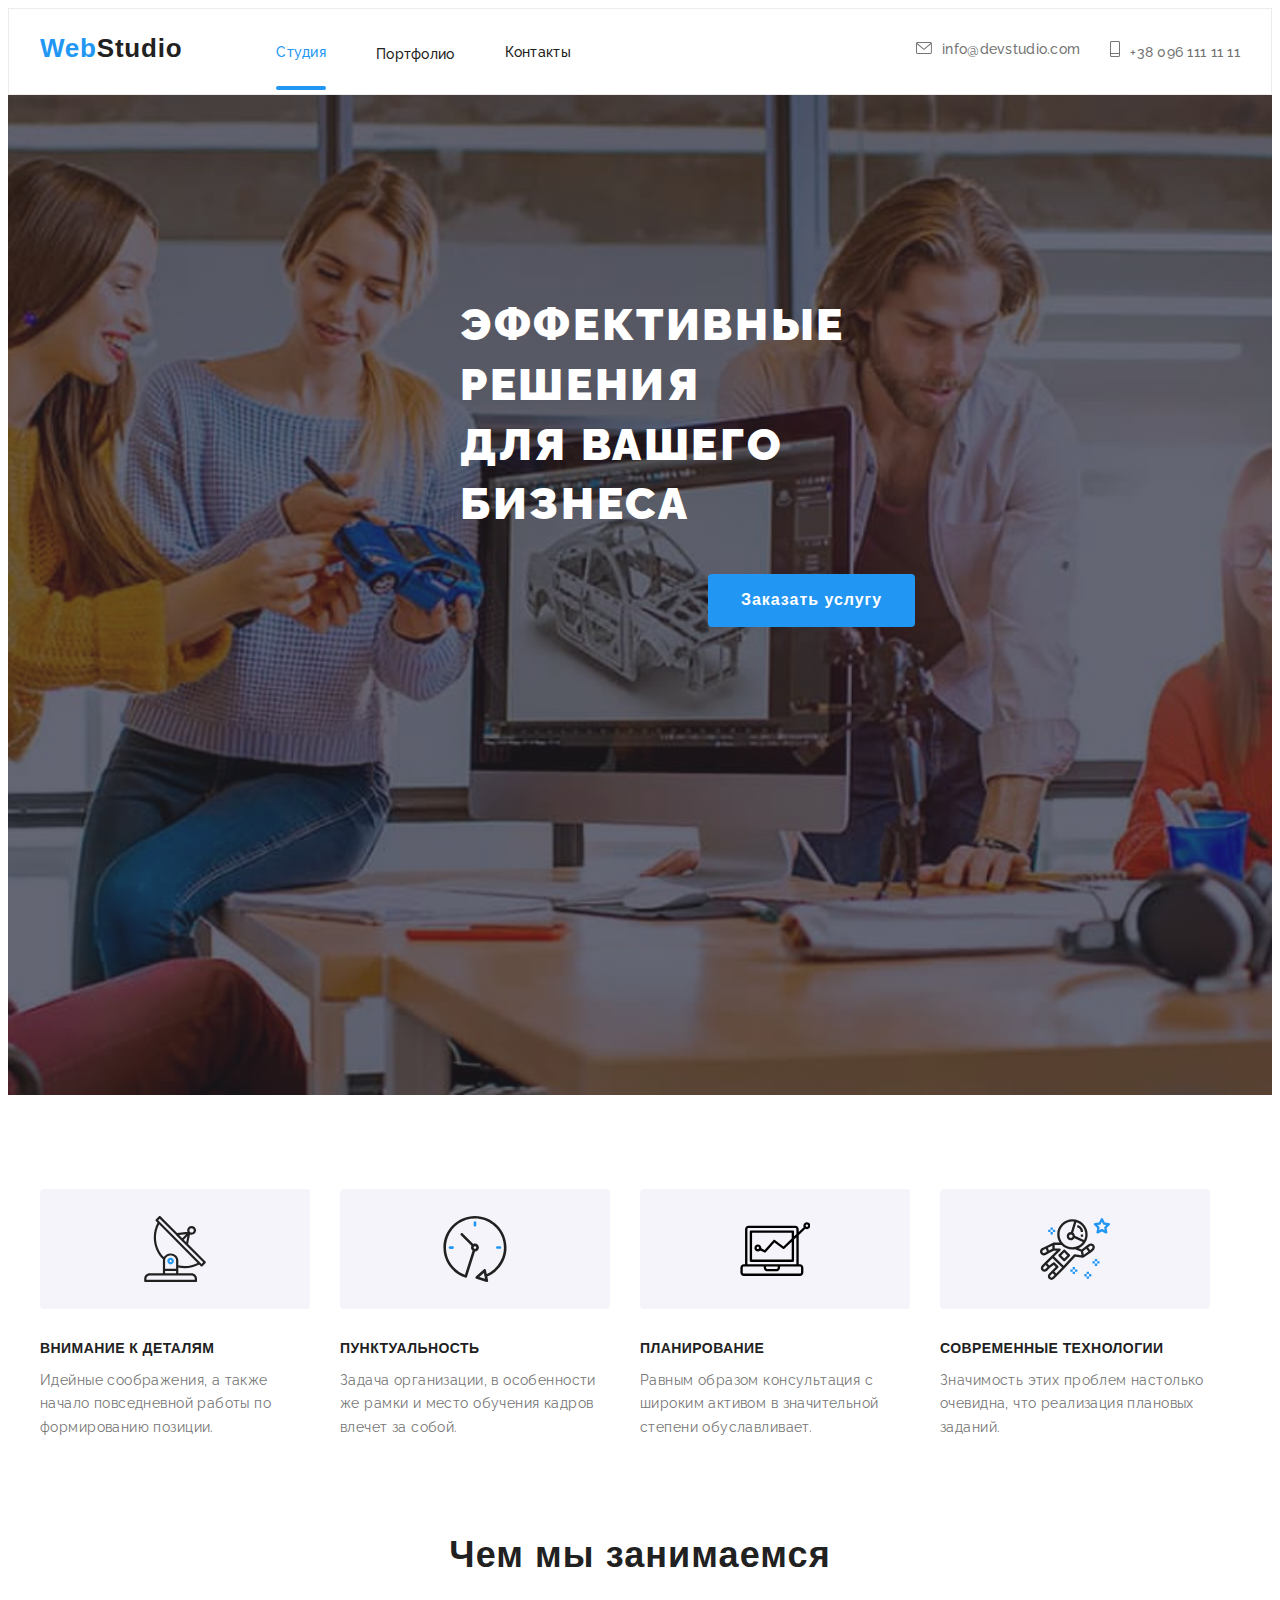
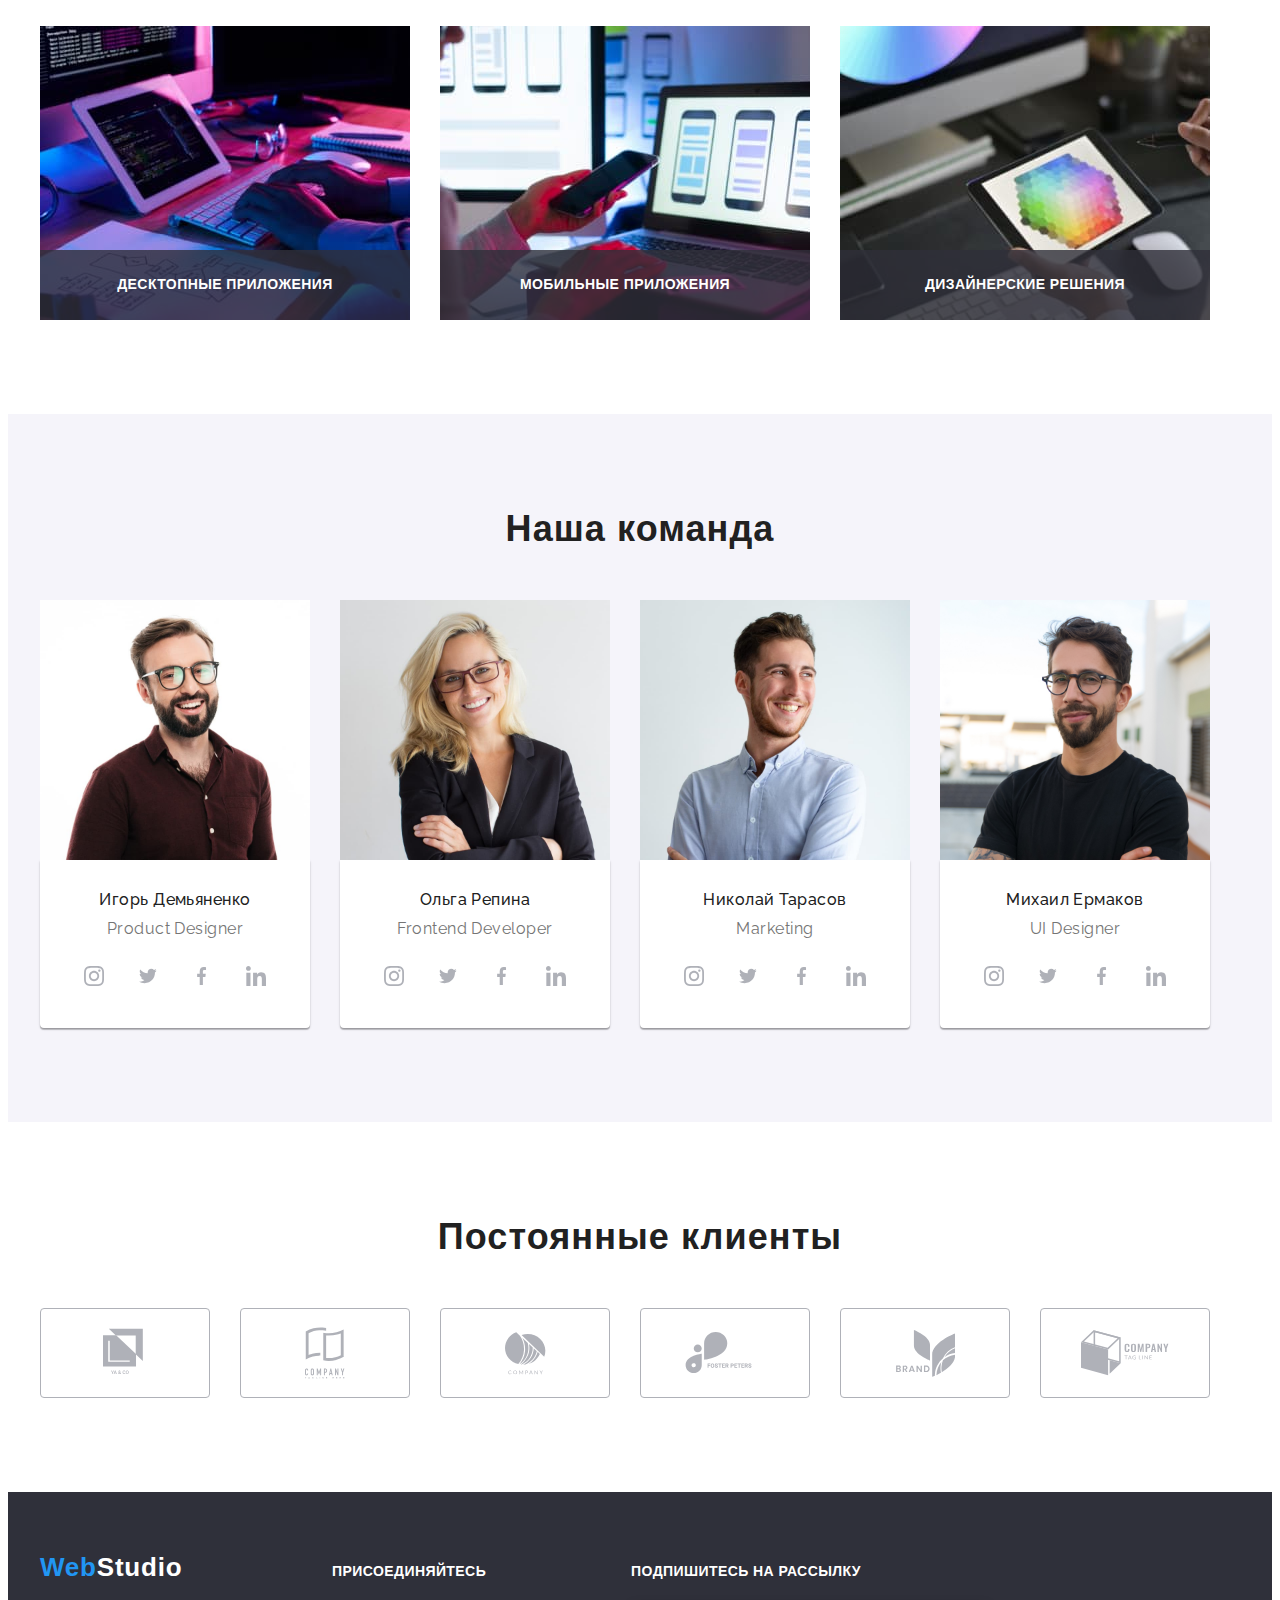
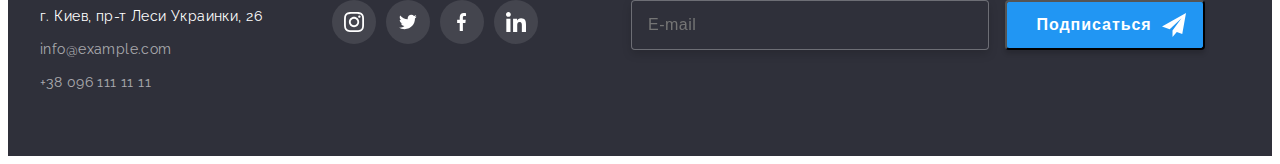
<file: index.html>
<!DOCTYPE html>
<html lang="ru">
<head>
    <meta charset="UTF-8">
    <meta name="viewport" content="width=device-width, initial-scale=1.0">
    <title>home-work-07</title>
    <link rel="preconnect" href="https://fonts.gstatic.com">
<link href="https://fonts.googleapis.com/css2?family=Raleway:wght@700&family=Roboto:wght@400;500;700;900&display=swap" rel="stylesheet">
<link rel="stylesheet" href="https://cdnjs.cloudflare.com/ajax/libs/modern-normalize/1.0.0/modern-normalize.min.css" integrity="sha512-ISS7cAi1PEhQ8jnbJpJZMd29NlhNj4AWYyLOSp2CE/CsHxTCu+r+t0D2yoJudVrd0/8fTVPUVDzY5Tvli75u/g==" crossorigin="anonymous" />
<link rel="stylesheet" href="./css/main.min.css">
 </head>
<body>
    
    <header class="contacts">        
    <!--Логотип-->
    <div class="container"> 
    <nav class="top-contacts">
       <a class="logo" href="#"><span class="first-part">Web</span><span class="second-part">Studio</span></a> 
       <!--Навигация-->       
        <ul class="site-nav">
            <li class="item"><a class="current-link" href="./index.html">Студия</a></li>
            <li class="item"><a class="link" href="./portfolio.html">Портфолио</a></li>
            <li class="item"><a class="contacts-link" href="#">Контакты</a></li>              
        </ul>
     </nav>
<ul class="auth-nav">
    
        <li class="top">
            <a class="link" href="mailto:info@devstudio.com">
                <svg class="top-icon" width="16px" height="12px">
                <use href="./images/symbol-defs.svg#.iconenvelope"></use>
            </svg>info@devstudio.com
        </a>
        </li>        
        <li class="top">           
            <a class="link" href="tel:+380961111111">
                <svg class="top-icon" width="10px" height="16px">
                <use href="./images/symbol-defs.svg#.iconphone"></use>
            </svg>+38 096 111 11 11
        </a>        
    </li>
        </ul>
    </div> 

  </header>

   <main>       
             <!--секция-герой-->
             
         <section class="hero">
            <div class="hero-overlay">
        <h1 class="title">Эффективные решения для вашего бизнеса</h1>
        <button class="button" type="submit" data-modal-open>Заказать услугу</button>
    </div>
    </section>  
          
       <section class="review"> 
            <div class="container">
          <ul class="description">
              <li class="item">
                  <div class="review-box">
                <svg class="review-icon" width="66px" height="70px">
                    <use href="./images/symbol-defs.svg#.iconantenna"></use>
                </svg>
                </div>
                  <h3 class="title">Внимание к деталям</h3>
                <p class="content">Идейные соображения, а также начало повседневной работы по формированию позиции.</p>
            </li>
              <li class="item">
                <div class="review-box">
                <svg class="review-icon" width="66px" height="70px">
                    <use href="./images/symbol-defs.svg#.iconclock"></use>
                </svg>
                </div>
                  <h3 class="title">Пунктуальность</h3>
                  <p class="content">Задача организации, в особенности же рамки и место обучения кадров влечет за собой.</p>
              </li>
              <li class="item">
                <div class="review-box">
                <svg class="review-icon" width="70px" height="54px">
                    <use href="./images/symbol-defs.svg#.iconcomputer"></use>
                </svg>
                </div>
                  <h3 class="title">Планирование</h3>
                  <p class="content">Равным образом консультация с широким активом в значительной степени обуславливает.</p>
              </li>
              <li class="item">
                <div class="review-box">
                <svg class="review-icon" width="70px" height="70px">
                    <use href="./images/symbol-defs.svg#.iconastronaut"></use>
                </svg>
                </div>
                  <h3 class="title">Современные технологии</h3>
                  <p class="content">Значимость этих проблем настолько очевидна, что реализация плановых заданий.</p>
              </li>
            </ul>
        </div> 
    </section> 

           <section class="occupation"> 
                      
           <h2 class="exposition-title">Чем мы занимаемся</h2>          
           <ul class="images-list">
               <li class="item">
                   <div class="exposition-box">
                   <img src="./images/img(1).jpg" alt="Планшет с html разметкой" width="370" height="294">
                   <p class="occupation-positioning">Десктопные приложения</p>
               </div>
                </li>
               <li class="item">
                <div class="exposition-box">
                <img src="./images/img(2).jpg" alt="Ноутбук с изображением схем макетов на мобильных устройствах" width="370" height="294">
                    <p class="occupation-positioning">Мобильные приложения</p>
            </div>            
            </li>
               <li class="item">
                <div class="exposition-box">
                   <img src="./images/img(3).jpg" alt="Планшет с изображением палитры цветов" width="370" height="294">
                    <p class="occupation-positioning">Дизайнерские решения</p>
                </div>   
                </li> 
           </ul> 
                  
       </section>

         <section class="our-team">

           <h2 class="our-team-title">Наша команда</h2>
           <div class="container">
           <ul class="team">
               <li class="clause">
                   <img src="images/ИгорьДемьяненко.jpg" alt="Игорь Демьяненко" width="270" height="260">
                   <div class="information">
                       <h3 class="title">Игорь Демьяненко</h3>
                       <p class="content">Product Designer</p>
                       <ul class="socials">
                       <li class="item">
                           <a class="socials-link" href="#">
                               <svg class="team-icon" width="20px" height="20px">
                                   <use href="./images/symbol-defs.svg#.iconinstagram">
                                </use>
                            </svg>
                        </a>
                        </li>
                        <li class="item">
                            <a class="socials-link" href="#">
                                <svg class="team-icon" width="20px" height="16px">
                                    <use href="./images/symbol-defs.svg#.icontwitter">
                                 </use>
                             </svg>
                         </a>
                         </li>
                         <li class="item">
                            <a class="socials-link" href="#">
                                <svg class="team-icon" width="10px" height="20px">
                                    <use href="./images/symbol-defs.svg#.iconfacebook">
                                 </use>
                             </svg>
                         </a>
                         </li>
                         <li class="item">
                            <a class="socials-link" href="#">
                                <svg class="team-icon" width="20px" height="20px">
                                    <use href="./images/symbol-defs.svg#.iconlinkedin">
                                 </use>
                             </svg>
                         </a>
                         </li>
                    </ul>
                   </div>
                   
               </li>
               <li class="clause">
                   <img src="images/ОльгаРепина.jpg" alt="Ольга Репина" width="270" height="260">
                   <div class="information">
                    <h3 class="title">Ольга Репина</h3>
                    <p class="content">Frontend Developer</p>
                    <ul class="socials">
                        <li class="item">
                            <a class="socials-link" href="#">
                                <svg class="team-icon" width="20px" height="20px">
                                    <use href="./images/symbol-defs.svg#.iconinstagram">
                                 </use>
                             </svg>
                         </a>
                         </li>
                         <li class="item">
                             <a class="socials-link" href="#">
                                 <svg class="team-icon" width="20px" height="16px">
                                     <use href="./images/symbol-defs.svg#.icontwitter">
                                  </use>
                              </svg>
                          </a>
                          </li>
                          <li class="item">
                             <a class="socials-link" href="#">
                                 <svg class="team-icon" width="10px" height="20px">
                                     <use href="./images/symbol-defs.svg#.iconfacebook">
                                  </use>
                              </svg>
                          </a>
                          </li>
                          <li class="item">
                             <a class="socials-link" href="#">
                                 <svg class="team-icon" width="20px" height="20px">
                                     <use href="./images/symbol-defs.svg#.iconlinkedin">
                                  </use>
                              </svg>
                          </a>
                          </li>
                     </ul>
                </div>
               </li>
               <li class="clause">
                   <img src="images/НиколайТарасов.jpg" alt="Николай Тарасов" width="270" height="260">
                   <div class="information">
                    <h3 class="title">Николай Тарасов</h3>
                    <p class="content">Marketing</p>
                    <ul class="socials">
                        <li class="item">
                            <a class="socials-link" href="#">
                                <svg class="team-icon" width="20px" height="20px">
                                    <use href="./images/symbol-defs.svg#.iconinstagram">
                                 </use>
                             </svg>
                         </a>
                         </li>
                         <li class="item">
                             <a class="socials-link" href="#">
                                 <svg class="team-icon" width="20px" height="16px">
                                     <use href="./images/symbol-defs.svg#.icontwitter">
                                  </use>
                              </svg>
                          </a>
                          </li>
                          <li class="item">
                             <a class="socials-link" href="#">
                                 <svg class="team-icon" width="10px" height="20px">
                                     <use href="./images/symbol-defs.svg#.iconfacebook">
                                  </use>
                              </svg>
                          </a>
                          </li>
                          <li class="item">
                             <a class="socials-link" href="#">
                                 <svg class="team-icon" width="20px" height="20px">
                                     <use href="./images/symbol-defs.svg#.iconlinkedin">
                                  </use>
                              </svg>
                          </a>
                          </li>
                     </ul>
                </div>
               </li>
               <li class="clause">
                   <img src="images/МихаилЕрмаков.jpg" alt="Михаил Ермаков" width="270" height="260">
                   <div class="information">
                    <h3 class="title">Михаил Ермаков</h3>
                    <p class="content">UI Designer</p>
                    <ul class="socials">
                        <li class="item">
                            <a class="socials-link" href="#">
                                <svg class="team-icon" width="20px" height="20px">
                                <use href="./images/symbol-defs.svg#.iconinstagram">
                                 </use>
                             </svg>
                         </a>
                         </li>
                         <li class="item">
                             <a class="socials-link" href="#">
                                 <svg class="team-icon" width="20px" height="16px">
                                     <use href="./images/symbol-defs.svg#.icontwitter">
                                  </use>
                              </svg>
                          </a>
                          </li>
                          <li class="item">
                             <a class="socials-link" href="#">
                                 <svg class="team-icon" width="10px" height="20px">
                                     <use href="./images/symbol-defs.svg#.iconfacebook">
                                  </use>
                              </svg>
                          </a>
                          </li>
                          <li class="item">
                             <a class="socials-link" href="#">
                                 <svg class="team-icon" width="20px" height="20px">
                                     <use href="./images/symbol-defs.svg#.iconlinkedin">
                                  </use>
                              </svg>
                          </a>
                          </li>
                     </ul>
                </div>
               </li>
           </ul> 
         </div>   
       </section>
       
       <section class="our-clients">
        <h3 class="title">Постоянные клиенты</h3>
        <div class="container">
        <ul class="standing-customer">
            <li class="item">
                <a class="client-link" href="#">
                    <svg class="customer-icon" width="44px" height="50px">
                        <use  href="./images/symbol-defs.svg#.iconlogo-1"></use>
                    </svg>
                </a>
            </li>
            <li class="item">
                <a class="client-link" href="#">
                    <svg class="customer-icon" width="40px" height="52px">
                        <use href="./images/symbol-defs.svg#.iconlogo-2"></use>
                    </svg>
                </a>
            </li>
            <li class="item">
                <a class="client-link" href="#">
                    <svg class="customer-icon" width="41px" height="43px">
                        <use href="./images/symbol-defs.svg#.iconlogo-3"></use>
                    </svg>
                </a>
            </li>
            <li class="item">
                <a class="client-link" href="#">
                    <svg class="customer-icon" width="80px" height="42px">
                        <use href="./images/symbol-defs.svg#.iconlogo-4"></use>
                    </svg>
                </a>
            </li>
            <li class="item">
                <a class="client-link" href="#">
                    <svg class="customer-icon" width="59px" height="47px">
                        <use href="./images/symbol-defs.svg#.iconlogo-5"></use>
                    </svg>
                </a>
            </li>
            <li class="item">
                <a class="client-link" href="#">
                    <svg class="customer-icon" width="88px" height="46px">
                        <use href="./images/symbol-defs.svg#.iconlogo-6"></use>
                    </svg>
                </a>
            </li>
        </ul>
    </div>

       </section>      
           </main> 
   <footer class="contacts-accent">
       <!--Логотип-->
       <div class="container-bottom">  
               
            <div> 
    <a class="logo" href="#"><span class="first-part">Web</span><span class="contrast">Studio</span></a>
       
    <address>
        <p class="location">г. Киев, пр-т Леси Украинки, 26</p>        
        <ul class="option">
            <li class="item"><a class="link" href="mailto:info@example.com">info@example.com</a></li>
           <li class="item"><a class="link" href="tel:+380961111111">+38 096 111 11 11</a></li>
        </ul>    
    </address> 
     </div> 
     <div class="offer-part"> 
    <p class="offer-paragraph">присоединяйтесь</p>   
        <ul >
            <li class="footer-socials">
                <a class="footer-link" href="#">
                    <svg class="footer-icon" width="20px" height="20px">
                        <use href="./images/symbol-defs.svg#.iconinstagram">
                     </use>
                 </svg>
             </a>
             </li>
             <li class="footer-socials">
                 <a class="footer-link" href="#">
                     <svg class="footer-icon" width="20px" height="16px">
                         <use href="./images/symbol-defs.svg#.icontwitter">
                      </use>
                  </svg>
              </a>
              </li>
              <li class="footer-socials">
                 <a class="footer-link" href="#">
                     <svg class="footer-icon" width="10px" height="20px">
                         <use href="./images/symbol-defs.svg#.iconfacebook">
                      </use>
                  </svg>
              </a>
              </li>
              <li class="footer-socials">
                 <a class="footer-link" href="#">
                     <svg class="footer-icon" width="20px" height="20px">
                         <use href="./images/symbol-defs.svg#.iconlinkedin">
                      </use>
                  </svg>
              </a>
              </li>
         </ul>
         
        </div>               
        <form class="mail-form">       
            <p class="footer-information">Подпишитесь на рассылку</p>
            <input class="footer-input" type="email" placeholder="E-mail">      
            <button class="subscribe-button">Подписаться
        <svg class="button-icon" width="24px" height="24px">
            <use href="./images/symbol-defs.svg#.iconpaperPlane"></use>
        </svg>
    </button>
        </form>       
</div> 
</footer>

<div class="backdrop is-hidden" data-modal>
<div class="backdrop"></div>

<div class="modal">    
    <form class="modal-form">
    <button class="button-close" data-modal-close>
        <svg class="close-icon" width="11px" height="11px">
            <use href="./images/symbol-defs.svg#.iconVector-1"></use>
        </svg>
    </button>  
    <p class="modal-information">Оставьте свои данные, мы вам перезвоним</p> 
    <div class="inputGroup">  
    <label class="formLabel" for="name">Имя</label>
    <div class="modalField">
    <input class="modalInput" type="text" name="name" id="name">
    <svg class="formIcon" width="12px" height="12px">
        <use href="./images/symbol-defs.svg#.iconformFigure"></use>
    </svg>
    </div>    
    <label class="formLabel" for="tel">Телефон</label>
    <div class="modalField">
    <input class="modalInput" type="tel" name="telephone" id="tel">
    <svg class="formIcon" width="13px" height="13px">
        <use href="./images/symbol-defs.svg#.iconformPhone"></use>
    </svg>
    </div>    
    <label class="formLabel" for="mail">Почта</label>
    <div class="modalField">
    <input class="modalInput" type="email" name="mail" id="mail">
    <svg class="formIcon" width="15px" height="12px">
        <use href="./images/symbol-defs.svg#.iconformEnvelop"></use>
    </svg>
    </div>
    </div>
    <label class="formLabel" for="comment">Комментарий</label>
    <textarea class="modalTextarea" name="comment" id="comment" rows="10" placeholder="Введите текст"></textarea>
    
    <div class="checkGroup">    
        <input class="checkInput visuallyHidden" type="checkbox" name="policy" id="policy">    
        <label for="policy" class="checkLabel">
            <span class="checkText">Соглашаюсь с рассылкой и принимаю <a href="#" class="policyLink">Условия договора</a></span>
            </label>
        <svg  class="markIcon" width="11px" height="8px">
            <use href="./images/symbol-defs.svg#.iconformMark"></use>
        </svg>                   
        </div>  
    <button class="modalButton" type="submit">Отправить</button>
     </form>   
</div>
<script src="js/modal.js"></script>
</div>
</body>
</html>
</file>
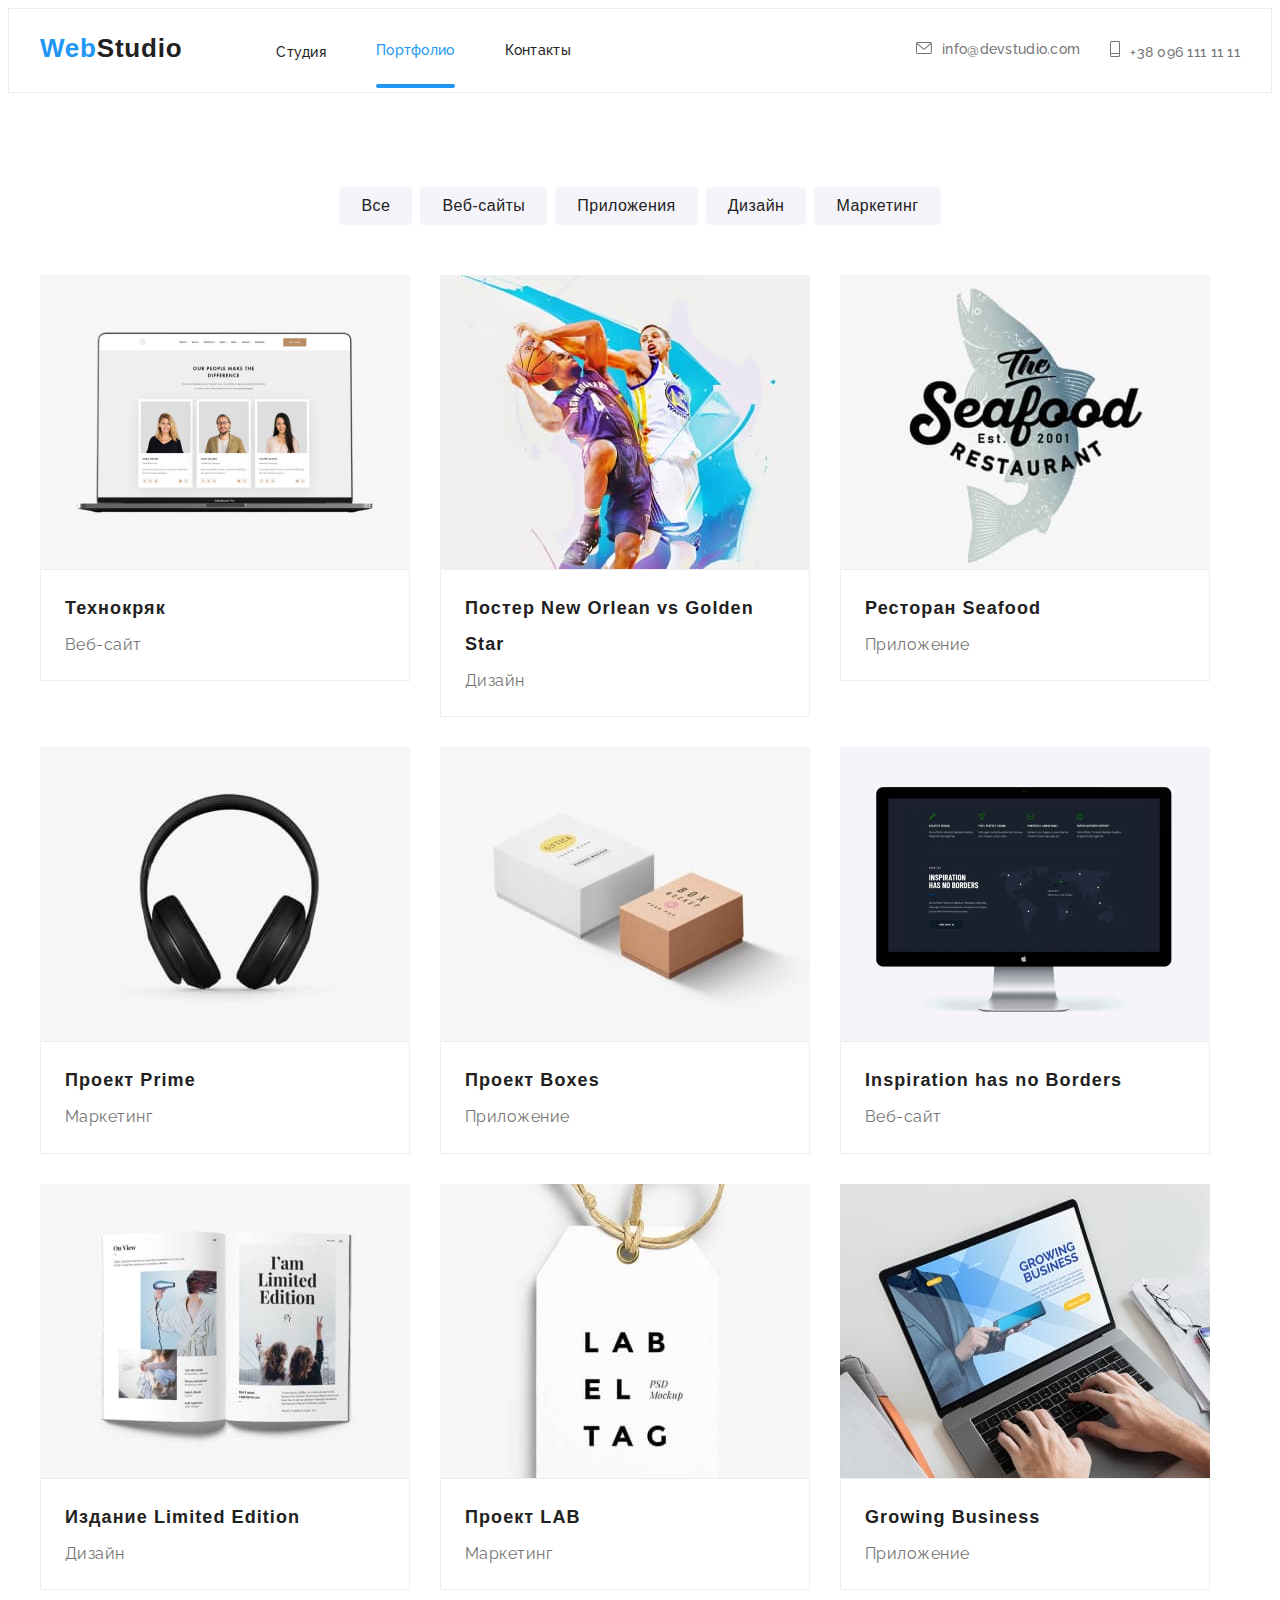
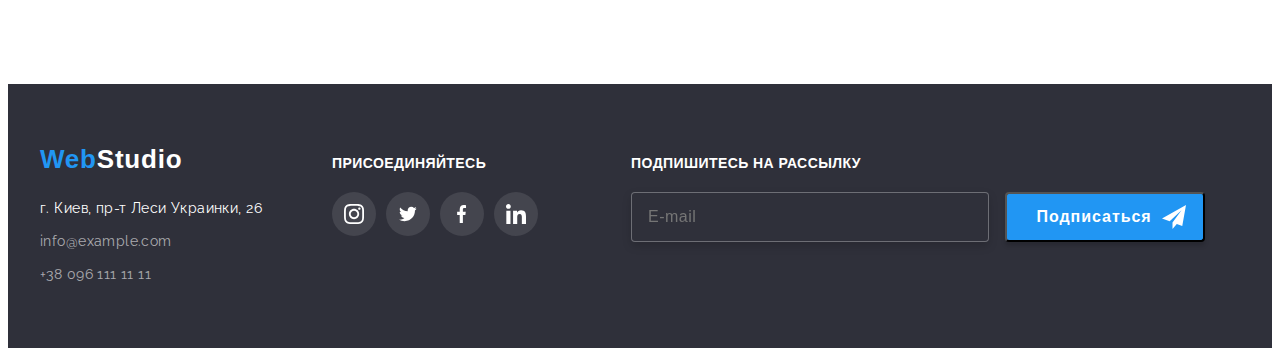
<file: portfolio.html>
<!DOCTYPE html>
<html lang="ru">

<head>
    <meta charset="UTF-8">
    <meta name="viewport" content="width=device-width, initial-scale=1.0">
    <title>home-work-07</title>
    <link rel="preconnect" href="https://fonts.gstatic.com">
    <link
        href="https://fonts.googleapis.com/css2?family=Raleway:wght@700&family=Roboto:wght@400;500;700;900&display=swap"
        rel="stylesheet">
    <link rel="stylesheet" href="https://cdnjs.cloudflare.com/ajax/libs/modern-normalize/1.0.0/modern-normalize.min.css"
        integrity="sha512-ISS7cAi1PEhQ8jnbJpJZMd29NlhNj4AWYyLOSp2CE/CsHxTCu+r+t0D2yoJudVrd0/8fTVPUVDzY5Tvli75u/g=="
        crossorigin="anonymous" />
    <link rel="stylesheet" href="./css/main.min.css">
</head>

<body>

    <header class="contacts">
        <!--Логотип-->
        <div class="container">
            <nav class="top-contacts">
                <a class="logo" href="#"><span class="first-part">Web</span><span class="second-part">Studio</span></a>
                <!--Навигация-->
                <ul class="site-nav">
                    <li class="item"><a class="link" href="./index.html">Студия</a></li>
                    <li class="item"><a class="current-link" href="./portfolio.html">Портфолио</a></li>
                    <li class="item"><a class="contacts-link" href="#">Контакты</a></li>
                </ul>
            </nav>
            <ul class="auth-nav">

                <li class="top">
                    <a class="link" href="mailto:info@devstudio.com">
                        <svg class="top-icon" width="16px" height="12px">
                            <use href="./images/symbol-defs.svg#.iconenvelope"></use>
                        </svg>info@devstudio.com
                    </a>
                </li>
                <li class="top">
                    <a class="link" href="tel:+380961111111">
                        <svg class="top-icon" width="10px" height="16px">
                            <use href="./images/symbol-defs.svg#.iconphone"></use>
                        </svg>+38 096 111 11 11
                    </a>
                </li>
            </ul>
        </div>
    </header>

    <main class="project-demonstration">
        <section class="work-example">
            <!--<h1>Примеры реализованных проектов</h1>-->
            <div class="example-container">
                <ul class="filter">
                    <li class="item"><button class="type-button">Все</button></li>
                    <li class="item"><button class="type-button">Веб-сайты</button></li>
                    <li class="item"><button class="type-button">Приложения</button></li>
                    <li class="item"><button class="type-button">Дизайн</button></li>
                    <li class="item"><button class="type-button">Маркетинг</button></li>
                </ul>

                <ul class="example">
                    <li class="item">
                        <a class="link" href="#">
                            <div class="thumb">
                                <img src="./images/Технокряк.jpg" alt="Ноутбук с изображением членов команды"
                                    width="370" height="294">

                                <p class="text-overlay">Технокряк это современная площадка распространения коронавируса.
                                    Компании используют эту платформу для цифрового
                                    шпионажа и атак на защищённые сервера конкурентов.</p>
                            </div>

                            <div class="text">
                                <h3 class="title">Технокряк</h3>
                                <p class="content">Веб-сайт</p>
                            </div>
                        </a>
                    </li>
                    <li class="item">
                        <a class="link" href="#">
                            <div class="thumb">
                                <img src="./images/ПостерNewOrleanvsGoldenStar.jpg" alt="Баскетболисты в процессе игры"
                                    width="370" height="294">
                                <p class="text-overlay">Технокряк это современная площадка распространения коронавируса.
                                    Компании используют эту
                                    платформу для цифрового
                                    шпионажа и атак на защищённые сервера конкурентов.</p>
                            </div>
                            <div class="text">
                                <h3 class="title">Постер New Orlean vs Golden Star</h3>
                                <p class="content">Дизайн</p>
                            </div>

                        </a>
                    </li>
                    <li class="item">
                        <a class="link" href="#">
                            <div class="thumb">
                                <img src="./images/РесторанSeafood.jpg" alt="Логотип ресторана в виде большой рыбы"
                                    width="370" height="294">
                                <p class="text-overlay">Технокряк это современная площадка распространения коронавируса.
                                    Компании используют эту
                                    платформу для цифрового
                                    шпионажа и атак на защищённые сервера конкурентов.</p>
                            </div>
                            <div class="text">
                                <h3 class="title">Ресторан Seafood</h3>
                                <p class="content">Приложение</p>
                            </div>
                        </a>
                    </li>
                    <li class="item">
                        <a class="link" href="#">
                            <div class="thumb">
                                <img src="./images/ПроектPrime.jpg" alt="Черные наушники" width="370" height="294">
                                <p class="text-overlay">Технокряк это современная площадка распространения коронавируса.
                                    Компании используют эту
                                    платформу для цифрового
                                    шпионажа и атак на защищённые сервера конкурентов.</p>
                            </div>
                            <div class="text">
                                <h3 class="title">Проект Prime</h3>
                                <p class="content">Маркетинг</p>
                            </div>
                        </a>
                    </li>

                    <li class="item">
                        <a class="link" href="#">
                            <div class="thumb">
                                <img src="./images/ПроектBoxes.jpg" alt="Белая и кремовая коробочки" width="370"
                                    height="294">
                                <p class="text-overlay">Технокряк это современная площадка распространения коронавируса.
                                    Компании используют эту
                                    платформу для цифрового
                                    шпионажа и атак на защищённые сервера конкурентов.</p>
                            </div>
                            <div class="text">
                                <h3 class="title">Проект Boxes</h3>
                                <p class="content">Приложение</p>
                            </div>
                        </a>
                    </li>
                    <li class="item">
                        <a class="link" href="#">
                            <div class="thumb">
                                <img src="./images/InspirationhasnoBorders.jpg" alt="Монитор компьютера" width="370"
                                    height="294">
                                <p class="text-overlay">Технокряк это современная площадка распространения коронавируса.
                                    Компании используют эту
                                    платформу для цифрового
                                    шпионажа и атак на защищённые сервера конкурентов.</p>
                            </div>
                            <div class="text">
                                <h3 class="title">Inspiration has no Borders</h3>
                                <p class="content">Веб-сайт</p>
                            </div>
                        </a>
                    </li>
                    <li class="item">
                        <a class="link" href="#">
                            <div class="thumb">
                                <img src="./images/ИзданиеLimitedEdition.jpg" alt="Разворот книги с картинками"
                                    width="370" height="294">
                                <p class="text-overlay">Технокряк это современная площадка распространения коронавируса.
                                    Компании используют эту
                                    платформу для цифрового
                                    шпионажа и атак на защищённые сервера конкурентов.</p>
                            </div>
                            <div class="text">
                                <h3 class="title">Издание Limited Edition</h3>
                                <p class="content">Дизайн</p>
                            </div>
                        </a>
                    </li>
                    <li class="item">
                        <a class="link" href="#">
                            <div class="thumb">
                                <img src="./images/ПроектLAB.jpg" alt="Лейба для одежды" width="370" height="294">
                                <p class="text-overlay">Технокряк это современная площадка распространения коронавируса.
                                    Компании используют эту
                                    платформу для цифрового
                                    шпионажа и атак на защищённые сервера конкурентов.</p>
                            </div>
                            <div class="text">
                                <h3 class="title">Проект LAB</h3>
                                <p class="content">Маркетинг</p>
                            </div>
                        </a>
                    </li>
                    <li class="item">
                        <a class="link" href="#">
                            <div class="thumb">
                                <img src="./images/GrowingBusiness.jpg"
                                    alt="НоутбукБ на экране которого открыто приложение" width="370" height="294">
                                <p class="text-overlay">Технокряк это современная площадка распространения коронавируса.
                                    Компании используют эту
                                    платформу для цифрового
                                    шпионажа и атак на защищённые сервера конкурентов.</p>
                            </div>
                            <div class="text">
                                <h3 class="title">Growing Business</h3>
                                <p class="content">Приложение</p>
                            </div>
                        </a>
                    </li>
                </ul>
            </div>
        </section>
    </main>

    <footer class="contacts-accent">
        <!--Логотип-->
        <div class="container-bottom">
    
            <div>
                <a class="logo" href="#"><span class="first-part">Web</span><span class="contrast">Studio</span></a>
    
                <address>
                    <p class="location">г. Киев, пр-т Леси Украинки, 26</p>
                    <ul class="option">
                        <li class="item"><a class="link" href="mailto:info@example.com">info@example.com</a></li>
                        <li class="item"><a class="link" href="tel:+380961111111">+38 096 111 11 11</a></li>
                    </ul>
                </address>
            </div>
            <div class="offer-part">
                <p class="offer-paragraph">присоединяйтесь<p>
                <ul>
                    <li class="footer-socials">
                        <a class="footer-link" href="#">
                            <svg class="footer-icon" width="20px" height="20px">
                                <use href="./images/symbol-defs.svg#.iconinstagram">
                                </use>
                            </svg>
                        </a>
                    </li>
                    <li class="footer-socials">
                        <a class="footer-link" href="#">
                            <svg class="footer-icon" width="20px" height="16px">
                                <use href="./images/symbol-defs.svg#.icontwitter">
                                </use>
                            </svg>
                        </a>
                    </li>
                    <li class="footer-socials">
                        <a class="footer-link" href="#">
                            <svg class="footer-icon" width="10px" height="20px">
                                <use href="./images/symbol-defs.svg#.iconfacebook">
                                </use>
                            </svg>
                        </a>
                    </li>
                    <li class="footer-socials">
                        <a class="footer-link" href="#">
                            <svg class="footer-icon" width="20px" height="20px">
                                <use href="./images/symbol-defs.svg#.iconlinkedin">
                                </use>
                            </svg>
                        </a>
                    </li>
                </ul>
    
            </div>
            <form class="mail-form">                
                    <p class="footer-information">Подпишитесь на рассылку</p>
                    <input class="footer-input" type="email" placeholder="E-mail">                
                <button class="subscribe-button">Подписаться
                    <svg class="button-icon" width="24px" height="24px">
                        <use href="./images/symbol-defs.svg#.iconpaperPlane"></use>
                    </svg>
                </button>
            </form>
        </div>
    </footer>

</body>
</html>
</file>
<file: css/main.min.css>
@font-face{font-family:"Raleway";src:url("https://fonts.googleapis.com/css2?family=Raleway:wght@700&&display=swap");font-style:normal;font-weight:700}@font-face{font-family:"Roboto";src:url("https://fonts.googleapis.com/css2?family=Roboto:wght@400&display=swap");font-style:normal;font-weight:400}@font-face{font-family:"Roboto";src:url("https://fonts.googleapis.com/css2?family=Roboto:wght@500&display=swap");font-style:normal;font-weight:500}@font-face{font-family:"Roboto";src:url("https://fonts.googleapis.com/css2?family=Roboto:wght@700&display=swap");font-style:normal;font-weight:700}@font-face{font-family:"Roboto";src:url("https://fonts.googleapis.com/css2?family=Roboto:wght@900&display=swap");font-style:normal;font-weight:900}.container,.container-bottom,.example-container{width:1200px;padding-left:15px;padding-right:15px;margin-right:auto;margin-left:auto}a{text-decoration:none}body{color:#757575;font-family:"Roboto", "Raleway", sans-serif;font-weight:400;font-size:14px;line-height:2;letter-spacing:0.03em}h1,h2,h3{margin:0;color:#212121}ul{display:flex;padding-inline-start:0px;margin:0px;list-style:none}nav{display:flex}img{display:block;max-width:100%;height:auto}address{font-style:normal;margin-top:20px}p{margin:0}.container{display:flex}.container-bottom{display:flex;justify-content:start;align-items:baseline}.contacts{font-weight:500;font-size:14px;line-height:16px;letter-spacing:0.02em;border:1px solid #ececec;color:#212121;background-color:#fff}.contacts .link{text-decoration:none;color:#212121}.contacts .top-contacts .link{color:#212121}.contacts .top-contacts .link:hover,.contacts .top-contacts .link:focus{color:#2196f3}.top-contacts{align-items:baseline}.logo>.first-part{color:#2196f3}.logo>.second-part{color:#212121}.top-contacts .logo{position:relative;display:inline-block;padding-top:24px;padding-bottom:25px;text-decoration:none;font-family:"Raleway",sans-serif;font-weight:700;font-size:26px;line-height:1.19;letter-spacing:0.03em;transition-property:opacity, transform;transition-duration:250ms;transition-timing-function:cubic-bezier(0.4, 0, 0.2, 1)}.top-contacts .logo::after{content:"";position:absolute;width:100%;height:4px;left:0;bottom:0;opacity:0;border-radius:2px;background-color:#2196f3}.top-contacts .logo:hover ::after,.top-contacts .logo:focus ::after{opacity:1}.site-nav{margin-left:94px}.site-nav .item:not(:first-child){margin-left:50px}.site-nav .link{position:relative;display:inline-block;padding-bottom:32px;padding-top:32px;transition-property:color;transition-duration:250ms;transition-timing-function:cubic-bezier(0.4, 0, 0.2, 1)}.site-nav .link:hover,.site-nav .link:focus{color:#2196f3}.auth-nav{margin-left:auto}.auth-nav .link{position:relative;padding-top:32px;padding-bottom:32px;display:inline-block;color:#757575;transition-property:opacity, color;transition-duration:250ms;transition-timing-function:cubic-bezier(0.4, 0, 0.2, 1)}.auth-nav .link::after{content:"";position:absolute;display:block;width:100%;height:4px;border-radius:2px;background-color:#2196f3;left:0;bottom:0;opacity:0}.auth-nav .link:hover::after,.auth-nav .link:focus::after{opacity:1}.auth-nav .link:hover,.auth-nav .link:focus{color:#2196f3}.auth-nav .top{margin-left:30px}.auth-nav .top-icon{margin-right:10px;fill:currentColor}.current-link{position:relative;display:inline-block;padding-top:30px;padding-bottom:30px;color:#2196f3;text-decoration:none}.current-link::after{content:"";position:absolute;display:block;width:100%;height:4px;border-radius:2px;background-color:#2196f3;left:0;bottom:0;opacity:1}.contacts-link{position:relative;padding-top:30px;padding-bottom:30px;display:inline-block;color:#212121;text-decoration:none;transition-property:opacity, color;transition-duration:250ms;transition-timing-function:cubic-bezier(0.4, 0, 0.2, 1)}.contacts-link::after{position:absolute;content:"";display:block;width:100%;height:4px;left:0;bottom:0;opacity:0;border-radius:2px;background-color:#2196f3}.contacts-link:hover::after,.contacts-link:focus::after{opacity:1}.contacts-link:hover,.contacts-link:focus{color:#2196f3}.hero .title{padding-left:452px;padding-right:452px;margin-bottom:40px;text-transform:uppercase;font-weight:900;font-size:44px;line-height:1.36;letter-spacing:0.06em;color:#fff}.hero .button{display:inline-block;padding-top:10px;padding-bottom:10px;padding-right:32px;padding-left:32px;margin-left:700px;text-decoration:none;font-weight:700;letter-spacing:0.06em;font-size:16px;line-height:1.9;border:1px solid transparent;border-radius:4px;cursor:pointer;color:#fff;background-color:#2196f3}.hero-overlay{height:600px;max-width:1600px;padding-top:200px;padding-bottom:200px;margin-left:auto;margin-right:auto;background-size:cover;background-repeat:no-repeat;background-position:center;background-image:linear-gradient(to right, rgba(47,48,58,0.4), rgba(47,48,58,0.4)),url(../images/Герой.jpg)}.review-icon{display:block}.review{background-color:#fff;padding-top:94px;padding-bottom:94px;max-width:1600px;margin-right:auto;margin-left:auto}.review-box{display:flex;justify-content:center;align-items:center;width:270px;height:120px;margin-bottom:30px;border:transparent;border-radius:4px;background:#f5f4fa}.description .item{max-width:270px}.description .item:not(:first-child){margin-left:30px}.description .title{margin-bottom:10px;text-transform:uppercase;font-weight:700;font-size:14px;line-height:1.4;letter-spacing:0.03em;color:#212121}.description .content{font-weight:400;font-size:14px;line-height:1.7;letter-spacing:0.03em;color:#757575}.occupation{max-width:1600px;padding-bottom:94px;margin-right:auto;margin-left:auto;background-color:#fff}.exposition-title{margin-bottom:50px;font-weight:700;font-size:36px;line-height:1.17;text-align:center;letter-spacing:0.03em;color:#212121}.exposition-box{position:relative;height:294px}.occupation-positioning{position:relative;z-index:0;left:0;bottom:70px;display:flex;align-items:center;justify-content:center;padding-top:27px;padding-bottom:27px;font-weight:700;font-size:14px;line-height:1.14;text-align:center;letter-spacing:0.03em;text-transform:uppercase;color:#fff}.occupation-positioning::before{position:absolute;top:0;left:0;width:100%;height:100%;z-index:-1;content:"";width:370px;height:70px;background:rgba(47,48,58,0.8)}.images-list{display:flex;width:1200px;padding-left:15px;padding-right:15px;margin-right:auto;margin-left:auto;z-index:-2}.images-list .item:not(:first-child){margin-left:30px}.our-team{max-width:100%;padding-top:94px;padding-bottom:94px;margin-right:auto;margin-left:auto;background-color:#f5f4fa}.team-icon{fill:#afb1b8;transition-property:fill;transition-duration:250ms;transition-timing-function:cubic-bezier(0.4, 0, 0.2, 1)}.socials-link{display:flex;justify-content:center;align-items:center;width:44px;height:44px;padding:0;box-sizing:border-box;background-position:center;border:none;border-radius:50%;background-color:#fff;transition-property:background-color;transition-duration:250ms;transition-timing-function:cubic-bezier(0.4, 0, 0.2, 1)}.socials-link:hover,.socials-link:focus{background-color:#2196f3}.socials-link:hover .team-icon,.socials-link:focus .team-icon{fill:#fff}.socials{justify-content:center}.socials .item{margin-left:10px}.socials .item:first-child{margin-left:0px}.clause{width:270px}.team .clause:not(:first-child){margin-left:30px}.our-team-title{margin-bottom:50px;text-align:center;font-weight:700;font-size:36px;line-height:1.17;letter-spacing:0.03em;color:#212121}.information{padding-top:30px;padding-bottom:30px;padding-left:5px;padding-right:5px}.team .information{text-align:center;background:#fff;box-shadow:0px 1px 3px rgba(0,0,0,0.12),0px 1px 1px rgba(0,0,0,0.14),0px 2px 1px rgba(0,0,0,0.2);border-radius:0px 0px 4px 4px}.information .title{margin-bottom:10px;text-align:center;font-weight:500;font-size:16px;line-height:1.19;letter-spacing:0.03em;color:#212121}.information .content{margin-bottom:16px;text-align:center;font-weight:400;font-size:16px;line-height:1.19;letter-spacing:0.03em;color:#757575}.client-link{display:flex;justify-content:center;align-items:center;width:170px;height:90px;padding:0;background-position:center;box-sizing:border-box;border:1px solid;border-color:#afb1b8;border-radius:4px;transition-property:border-color;transition-duration:250ms;transition-timing-function:cubic-bezier(0.4, 0, 0.2, 1)}.client-link:hover,.client-link:focus{border-color:#2196f3}.client-link:hover .customer-icon,.client-link:focus .customer-icon{fill:#2196f3}.standing-customer>.item{margin-left:30px}.standing-customer>.item:first-child{margin-left:0px}.customer-icon{transition-property:fill;transition-duration:250ms;transition-timing-function:cubic-bezier(0.4, 0, 0.2, 1);fill:#afb1b8}.our-clients{max-width:1600px;padding-top:94px;padding-bottom:94px;margin-right:auto;margin-left:auto}.our-clients .title{margin-bottom:50px;text-align:center;font-weight:700;font-size:36px;line-height:1.17;letter-spacing:0.03em;color:#212121}.contacts-accent .logo{text-decoration:none;font-family:"Raleway", sans-serif;font-weight:700;font-size:26px;line-height:1.19;letter-spacing:0.03em}.logo>.first-part{color:#2196f3}.logo .contrast{color:#fff}.contrast-accent .logo{margin-bottom:20px}.location{margin-bottom:9px;white-space:nowrap;font-weight:400;font-size:14px;line-height:1.7;letter-spacing:0.03em;color:#fff}.option{display:inline-block}.option .link{text-decoration:none;font-weight:400;font-size:14px;line-height:1.7;letter-spacing:0.03em;color:rgba(255,255,255,0.6);transition-property:color;transition-duration:250ms;transition-timing-function:cubic-bezier(0.4, 0, 0.2, 1)}.option .link:hover,.option .link:focus{color:#2196f3}.option .item{margin-bottom:9px;font-weight:400;font-size:14px;line-height:1.71;letter-spacing:0.03em;color:rgba(255,255,255,0.6)}.option .item:last-child{margin-bottom:0px}.offer-paragraph{margin-bottom:20px;text-transform:uppercase;font-weight:700;font-size:14px;line-height:1.14;letter-spacing:0.03em;color:#fff}.offer-part{margin-left:70px}.mail-form{display:inline-block;margin-left:93px}.footer-information{text-transform:uppercase;margin-bottom:20px;font-weight:700;font-size:14px;line-height:1.14;letter-spacing:0.03em;color:#fff}.footer-input{width:358px;height:50px;margin:0;border:1px solid rgba(255,255,255,0.3);box-sizing:border-box;filter:drop-shadow(0px 4px 4px rgba(0,0,0,0.15));border-radius:4px;background-color:#2f303a}input[placeholder="E-mail"]{top:15px;left:16px;padding-left:16px;font-weight:400;font-size:16px;line-height:1.25;letter-spacing:0.03em;color:rgba(255,255,255,0.6)}.subscribe-button{display:inline-flex;align-self:flex-end;align-items:center;width:200px;height:50px;padding-left:29px;margin-left:12px;font-weight:700;font-size:16px;line-height:1.87;letter-spacing:0.06em;background:#2196f3;box-shadow:0px 4px 4px rgba(0,0,0,0.15);border-radius:4px;color:#fff;cursor:pointer}.button-icon{align-items:center;padding-left:10px;fill:#fff}.footer-link{background-position:center;display:flex;justify-content:center;align-items:center;width:44px;height:44px;box-sizing:border-box;background-color:rgba(255,255,255,0.1);border:none;border-radius:50%;transition-property:background-color;transition-duration:250ms;transition-timing-function:cubic-bezier(0.4, 0, 0.2, 1)}.footer-link:hover,.footer-link:focus{background-color:#2196f3}.footer-icon{fill:#fff}.footer-socials{margin-left:10px}.footer-socials:first-child{margin-left:0}.contacts-accent{max-width:100%;padding-top:60px;padding-bottom:60px;margin-right:auto;margin-left:auto;background-color:#2f303a}.filter{justify-content:center;margin-bottom:50px}.filter .item{margin-left:8px}.filter .item:first-child{margin-left:0px}.backdrop{position:fixed;width:100%;height:100%;top:0;left:0;background-color:rgba(0,0,0,0.2)}.type-button{text-align:center;padding-top:6px;padding-bottom:6px;padding-right:22px;padding-left:22px;font-weight:500;font-size:16px;line-height:1.62;letter-spacing:0.03em;color:#212121;background-color:#f5f4fa;border:transparent;border-radius:4px;transition-property:color, background-color, box-shadow;transition-duration:250ms;transition-timing-function:cubic-bezier(0.4, 0, 0.2, 1)}.type-button:hover,.type-button:focus{background-color:#2196f3;color:#fff;box-shadow:0px 3px 1px rgba(0,0,0,0.1),0px 1px 2px rgba(0,0,0,0.08),0px 2px 2px rgba(0,0,0,0.12)}.project-demonstration{background-color:#fff}.work-example{max-width:1600px;padding-top:94px;padding-bottom:94px;margin-right:auto;margin-left:auto}.example .item{width:370px;margin-left:30px;margin-bottom:30px}.example .item:nth-child(3n+1){margin-left:0}.example .item:nth-last-child(-n+3){margin-bottom:0}.example .text{border:1px solid #eeeeee;box-sizing:border-box;background:#fff}.text{padding-top:20px;padding-bottom:20px;padding-right:24px;padding-left:24px}.text .title{margin-bottom:4px}.example{display:flex;flex-wrap:wrap}.example .title{font-weight:700;font-size:18px;line-height:2;letter-spacing:0.06em;color:#212121}.example .content{font-weight:400;font-size:16px;line-height:1.9;letter-spacing:0.03em;color:#757575}.example .link{display:block;transition-property:box-shadow;transition-duration:250ms;transition-timing-function:cubic-bezier(0.4, 0, 0.2, 1)}.example .link:hover .text-overlay{transform:translateY(0)}.example .link:hover{box-shadow:0px 1px 1px rgba(0,0,0,0.12),0px 4px 4px rgba(0,0,0,0.06),1px 4px 6px rgba(0,0,0,0.16)}.example-box{position:relative}.thumb{position:relative;overflow:hidden;background-color:#fff}.thumb>.text-overlay{top:0;right:0;position:absolute;width:100%;height:100%;padding-top:63px;padding-bottom:63px;padding-left:24px;padding-right:24px;color:#fff;background-color:rgba(33,150,243,0.9);transform:translateY(100%);transition:transform 250ms;transition-timing-function:cubic-bezier(0.4, 0, 0.2, 1)}.backdrop.is-hidden,.modal.is-hidden{opacity:0;pointer-events:none}.modal{position:absolute;top:50%;left:50%;transform:translate(-50%, -50%);z-index:1;display:inline-block;width:528px;height:581px;background-color:#fff;transition-duration:250ms;transition-timing-function:cubic-bezier(0.4, 0, 0.2, 1)}.button-close{position:absolute;top:8px;right:8px;height:30px;width:30px;border:1px solid;border-radius:50%;border-color:#757575;background-color:#fff}.button-close:focus{border-color:#757575}.button-close:focus .close-icon{fill:#2196f3}.close-icon{fill:#212121;transition-property:fill, transform;transition-duration:250ms;transition-timing-function:cubic-bezier(0.4, 0, 0.2, 1)}.modal-information{justify-content:center;margin-bottom:12px;font-weight:700;font-size:20px;line-height:1.15;letter-spacing:0.03em;color:#212121}.modal-form{width:100%;height:100%;display:inline-block;flex-direction:column;padding-top:40px;padding-bottom:40px;padding-right:40px;padding-left:40px}.formLabel{display:block;margin-bottom:4px;font-weight:400;font-size:12px;line-height:1.17;letter-spacing:0.01em;color:#757575}.modalInput{display:block;width:448px;height:40px;padding-left:30px;padding-right:5px;padding-top:5px;padding-bottom:5px;margin-bottom:10px;outline:none;border:1px solid rgba(33,33,33,0.2);box-sizing:border-box;border-radius:4px;transition-property:border-color, box-shadow, transform;transition-duration:250ms;transition-timing-function:cubic-bezier(0.4, 0, 0.2, 1)}.modalInput:focus{border-color:#2196f3;box-shadow:0px 1px 3px rgba(0,0,0,0.12),0px 1px 1px rgba(0,0,0,0.14),0px 2px 1px rgba(0,0,0,0.2)}.modalInput:focus+.formIcon{fill:#2196f3}.modalTextarea{width:448px;height:120px;padding-top:12px;padding-bottom:12px;padding-left:16px;padding-right:16px;outline:none;border:1px solid rgba(33,33,33,0.2);box-sizing:border-box;border-radius:4px;transition-property:border-color, box-shadow, transform;transition-duration:250ms;transition-timing-function:cubic-bezier(0.4, 0, 0.2, 1)}.modalTextarea:focus{border-color:#2196f3;box-shadow:0px 1px 3px rgba(0,0,0,0.12),0px 1px 1px rgba(0,0,0,0.14),0px 2px 1px rgba(0,0,0,0.2)}.modalField{position:relative}.formIcon{position:absolute;top:14px;left:14px;transition-property:fill, transform;transition-duration:250ms;transition-timing-function:cubic-bezier(0.4, 0, 0.2, 1);fill:#212121}.inputGroup{margin-bottom:10px}textarea[placeholder="Введите текст"]{margin-bottom:20px;font-weight:400;font-size:14px;line-height:1.14;letter-spacing:0.01em;color:rgba(117,117,117,0.5)}.checkGroup{position:relative;align-self:center;margin-bottom:30px;font-weight:400;font-size:14px;line-height:24px;letter-spacing:0.03em;color:#757575}.markIcon{position:absolute;top:9px;left:3px;fill:#fff}.policyLink{position:relative;padding-bottom:1px;color:#2196f3}.policyLink::after{position:absolute;width:100%;left:0;bottom:0;display:block;content:"";height:1px;border-radius:1px;background-color:#2196f3}.checkLabel{display:flex;align-items:center}.checkLabel::before{display:inline-block;vertical-align:middle;margin-right:8px;width:16px;height:15px;content:"";border-radius:2px;box-shadow:0 0 0 2px #212121}.checkInput:checked+.checkLabel::before{border-radius:2px;box-shadow:0 0 0 2px #2196f3;background-color:#2196f3}.visuallyHidden{position:absolute;width:1px;height:1px;margin:-1px;border:0;padding:0;clip:rect(0 0 0 0);overflow:hidden}.checkText{align-self:center;font-weight:normal;font-size:14px;line-height:24px;letter-spacing:0.03em}.modalButton{display:flex;justify-content:center;align-items:center;width:200px;height:50px;margin-right:auto;margin-left:auto;text-decoration:none;font-weight:700;letter-spacing:0.06em;font-size:16px;line-height:1.9;border:1px solid transparent;border-radius:4px;color:#fff;background-color:#2196f3;cursor:pointer}
/*# sourceMappingURL=main.min.css.map */
</file>
